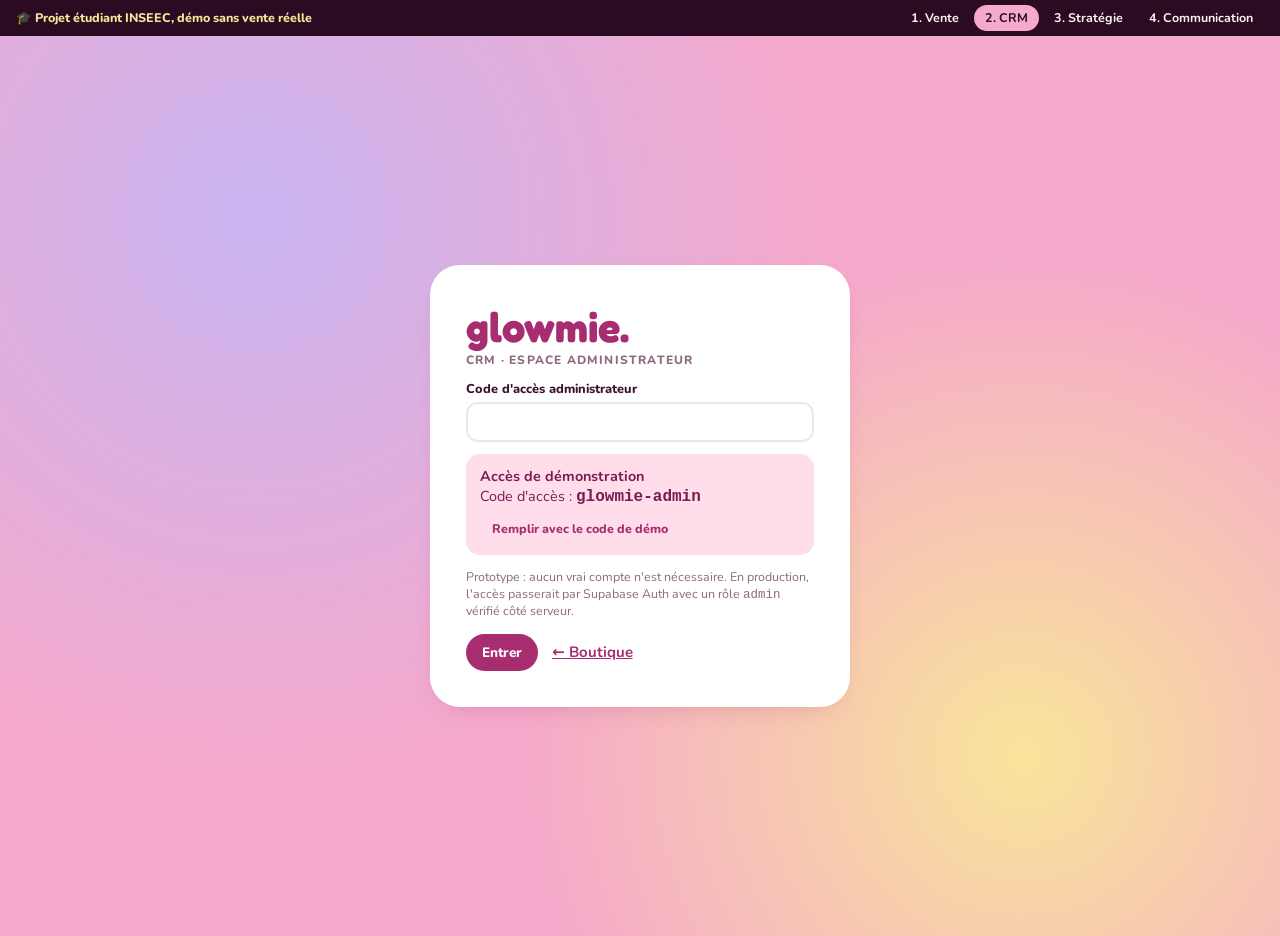
<file: Glowmie/admin.html>
<!doctype html>
<html lang="fr">
<head>
  <meta charset="utf-8">
  <meta name="viewport" content="width=device-width, initial-scale=1">
  <meta name="robots" content="noindex, nofollow">
  <title>Glowmie CRM</title>
  <link rel="icon" href="data:image/svg+xml,%3Csvg xmlns='http://www.w3.org/2000/svg' viewBox='0 0 100 100'%3E%3Ctext y='.9em' font-size='90'%3E📊%3C/text%3E%3C/svg%3E">
  <link rel="preconnect" href="https://fonts.googleapis.com">
  <link rel="preconnect" href="https://fonts.gstatic.com" crossorigin>
  <link href="https://fonts.googleapis.com/css2?family=Fredoka:wght@500;600;700&family=Nunito:wght@400;600;700;800;900&display=swap" rel="stylesheet">
  <link rel="stylesheet" href="css/crm.css">
</head>
<body>
  <script src="js/demo-bar.js"></script>
  <div id="root"></div>
  <div class="tip" id="tip"></div>
  <script src="js/data.js"></script>
  <script src="js/store.js"></script>
  <script src="js/art.js"></script>
  <script src="js/crm.js"></script>
</body>
</html>
</file>
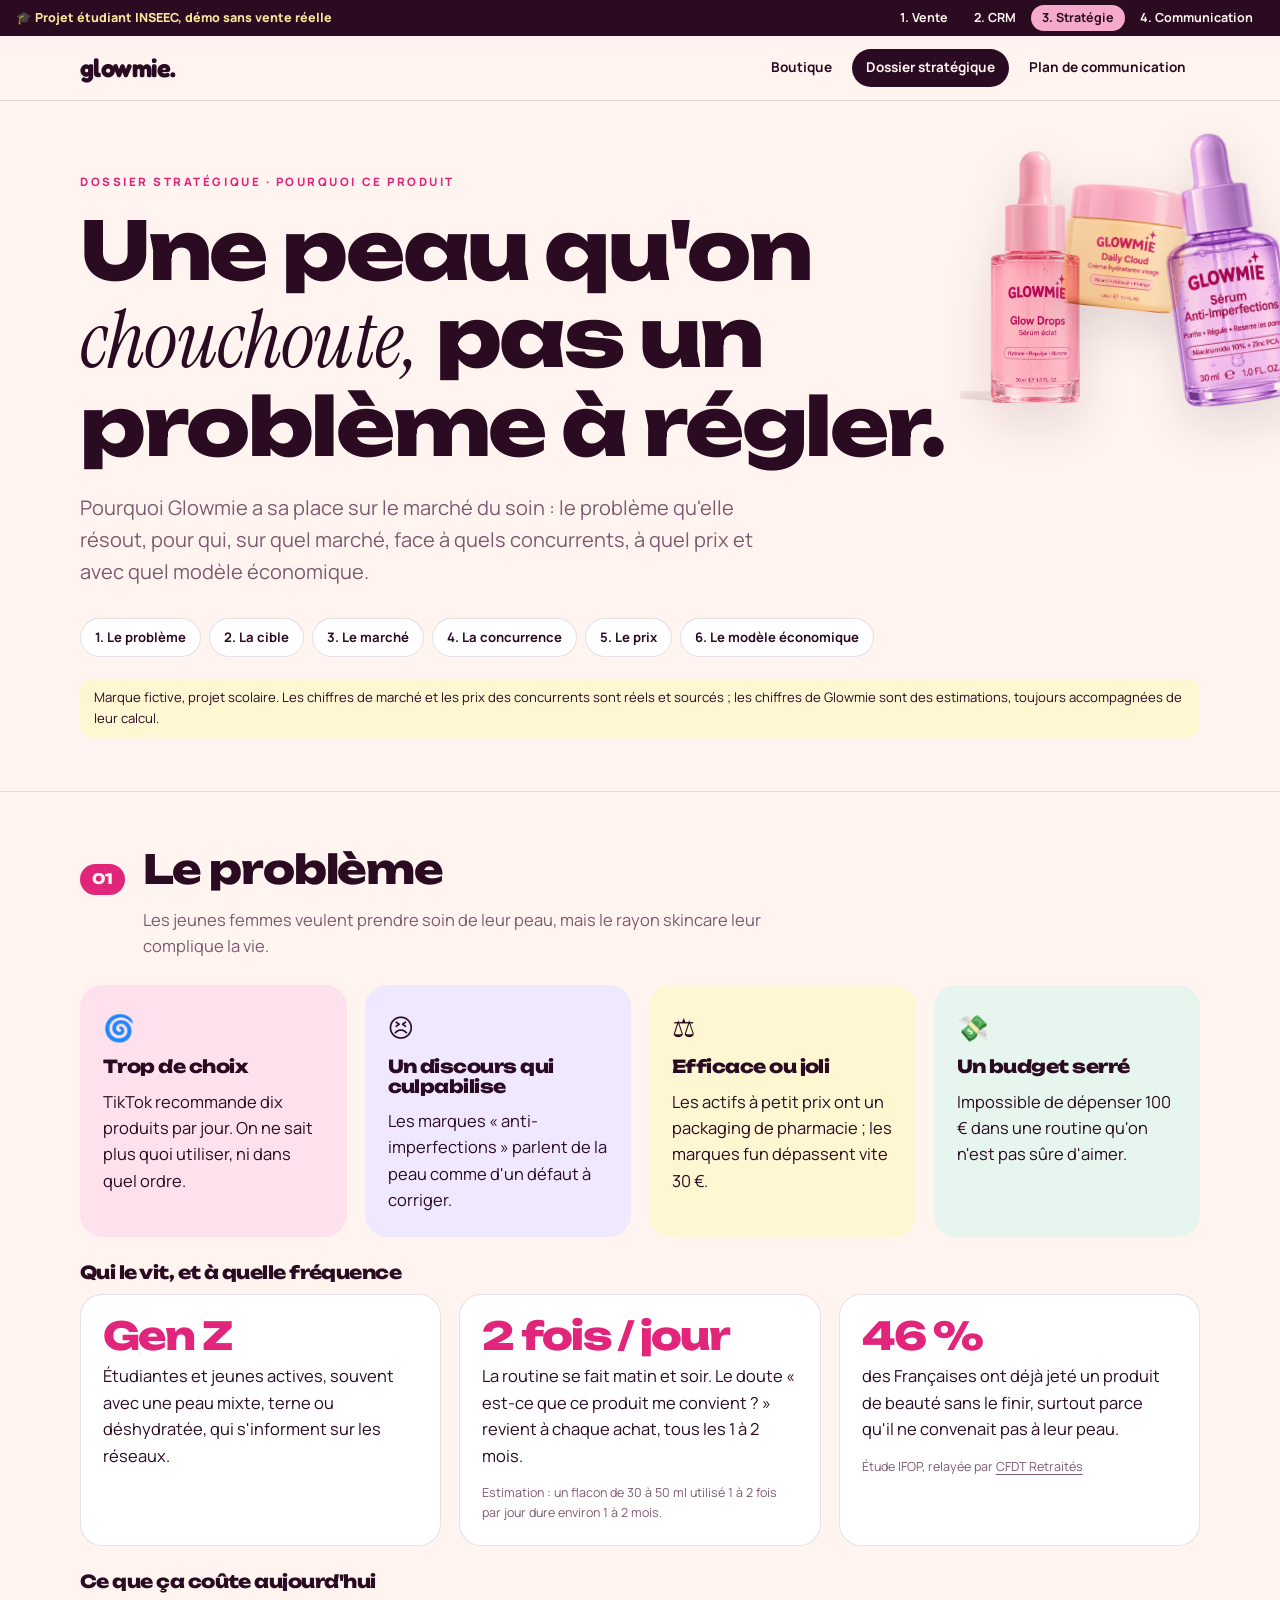
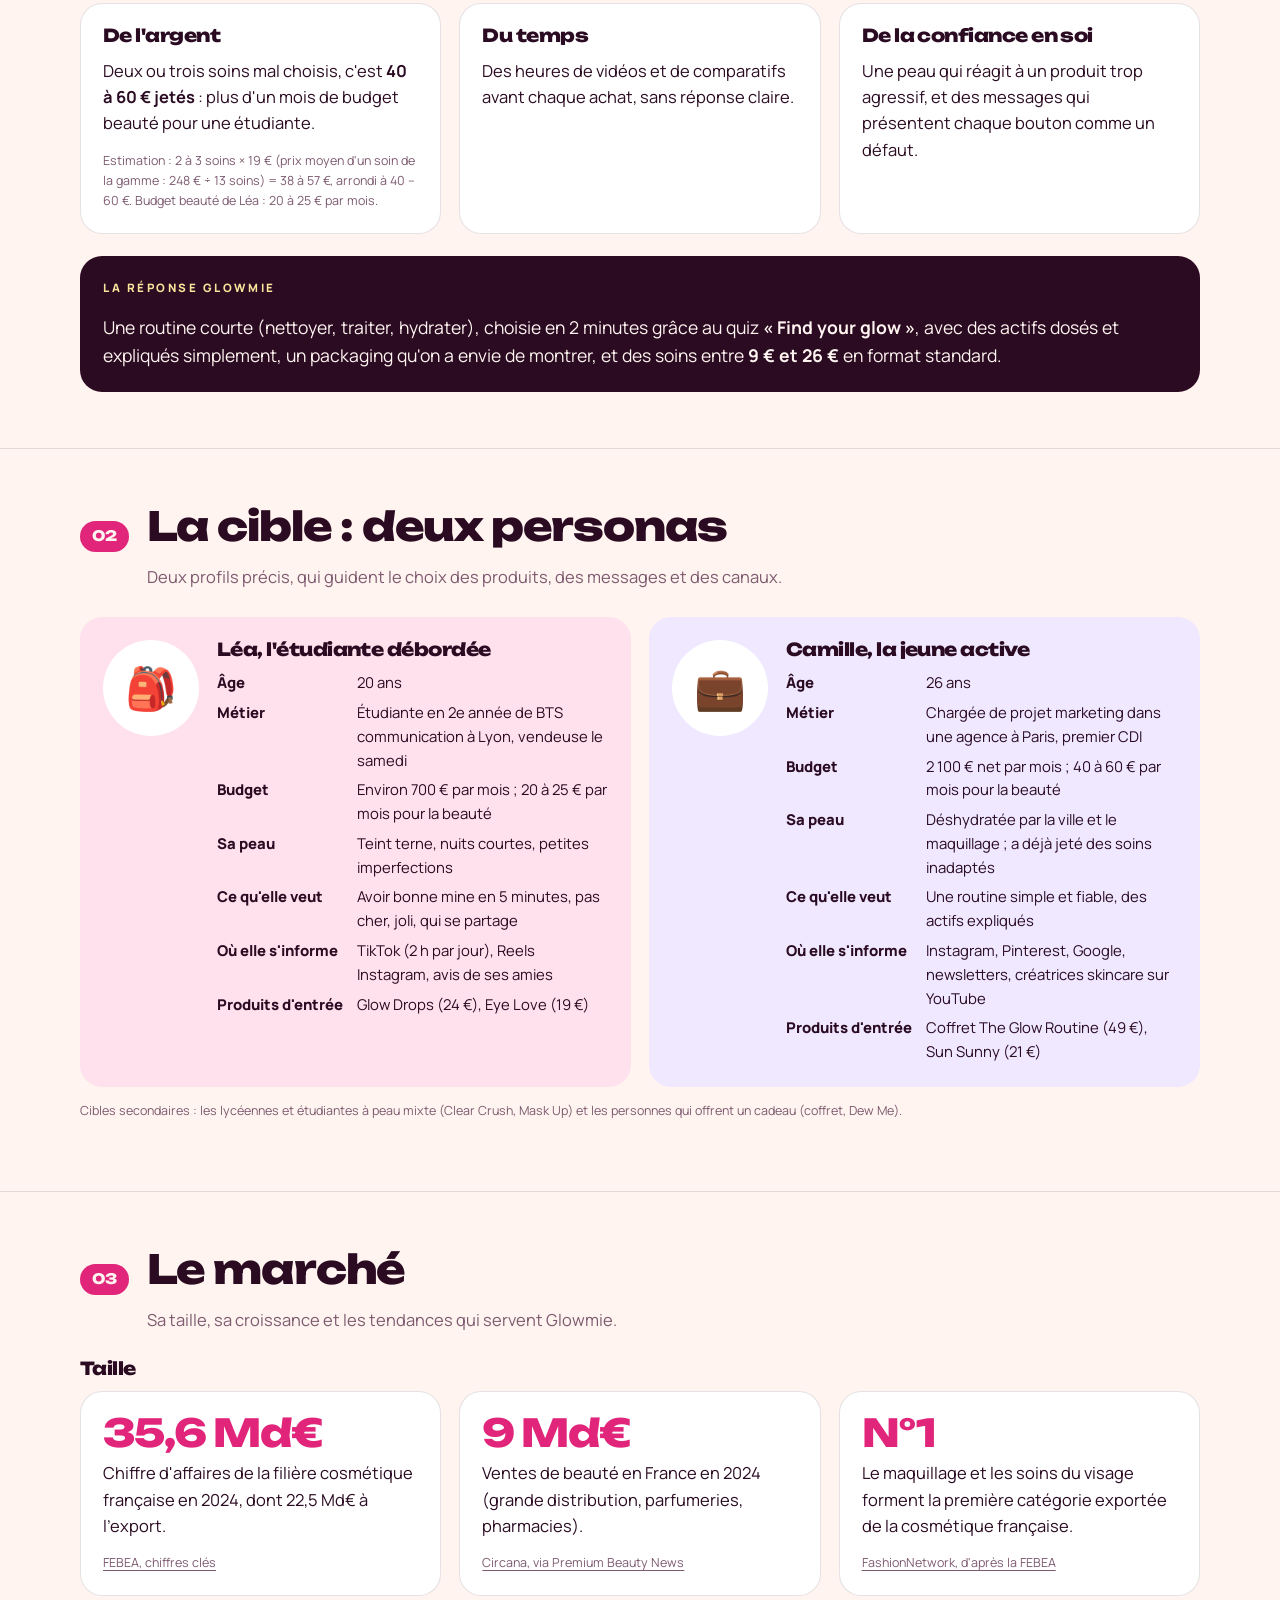
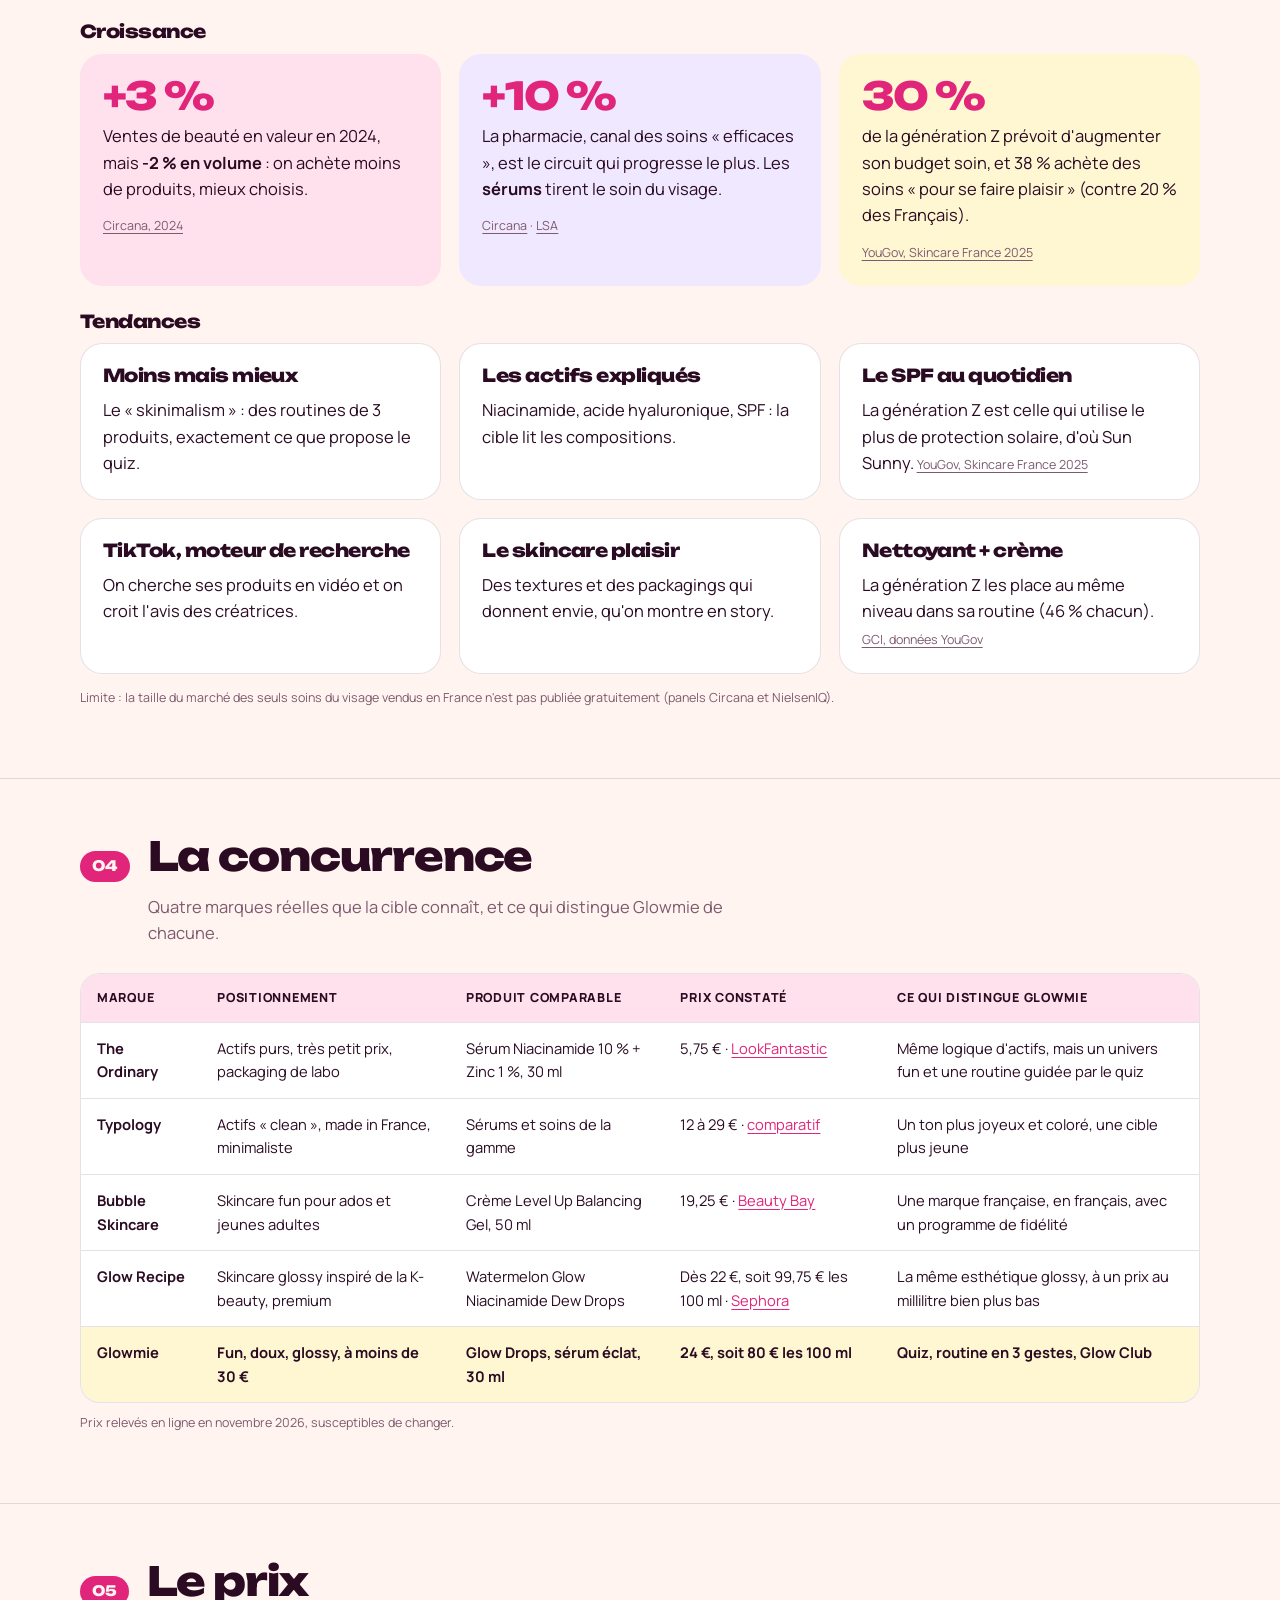
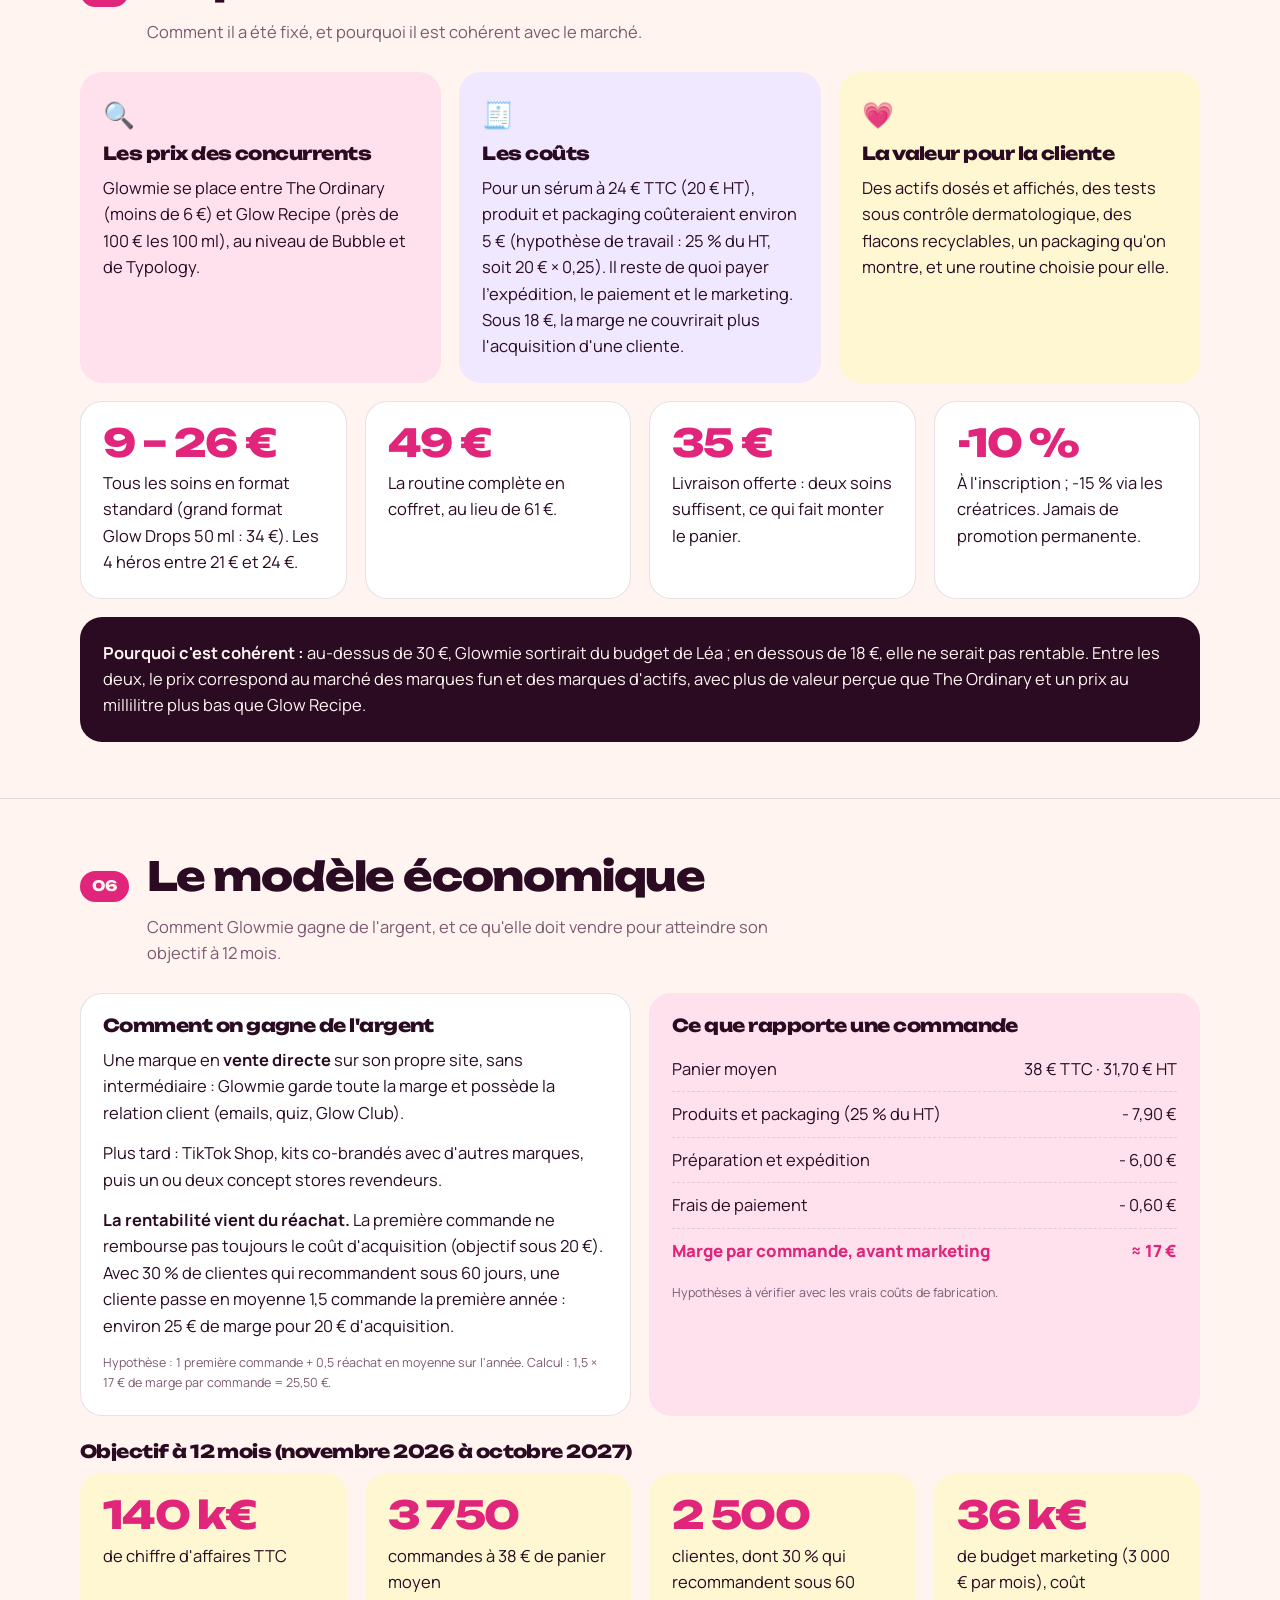
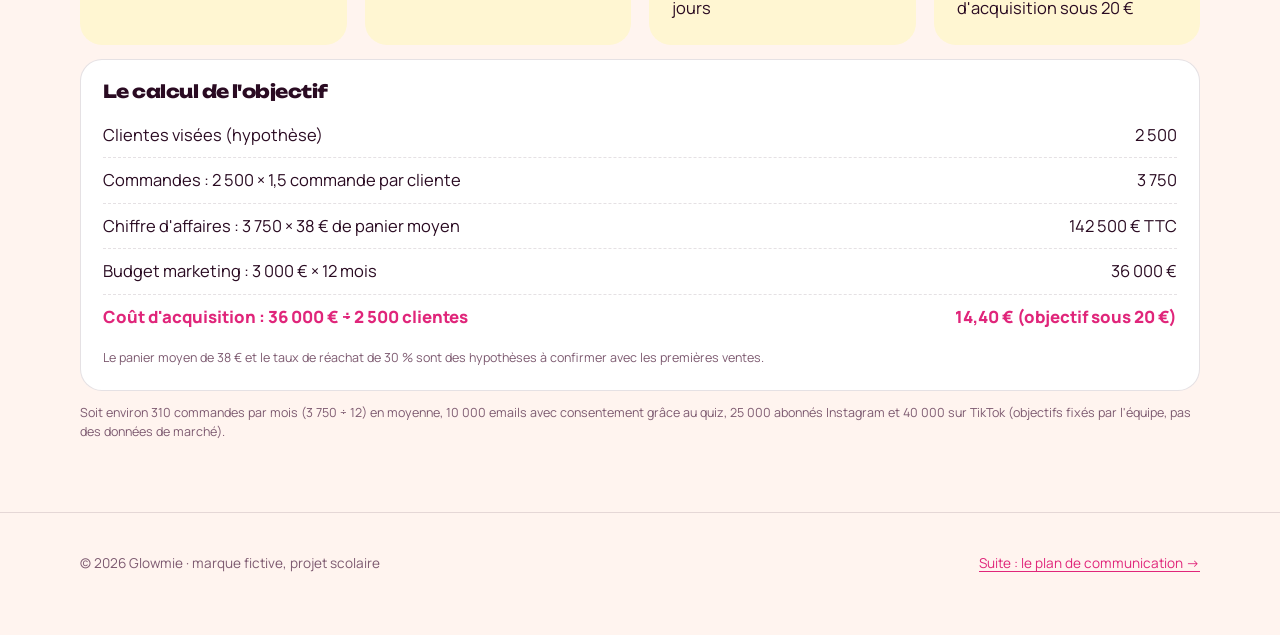
<file: Glowmie/dossier.html>
<!doctype html>
<html lang="fr">
<head>
  <meta charset="utf-8">
  <meta name="viewport" content="width=device-width, initial-scale=1">
  <title>Dossier stratégique · glowmie.</title>
  <meta name="description" content="Pourquoi Glowmie : le problème, la cible, le marché, la concurrence, le prix et le modèle économique (marque fictive, projet scolaire).">
  <meta name="theme-color" content="#F5A9CB">
  <link rel="icon" href="data:image/svg+xml,%3Csvg xmlns='http://www.w3.org/2000/svg' viewBox='0 0 100 100'%3E%3Ctext y='.9em' font-size='90'%3E💗%3C/text%3E%3C/svg%3E">
  <link rel="preconnect" href="https://fonts.googleapis.com">
  <link rel="preconnect" href="https://fonts.gstatic.com" crossorigin>
  <link href="https://fonts.googleapis.com/css2?family=Fredoka:wght@600;700&family=Unbounded:wght@600;800&family=Manrope:wght@400;600;700;800&family=Instrument+Serif:ital@0;1&display=swap" rel="stylesheet">
  <link rel="stylesheet" href="css/pages.css">
</head>
<body>
  <script src="js/demo-bar.js"></script>
  <a class="skip" href="#main">Aller au contenu</a>
  <header class="top">
    <div class="wrap">
      <a class="logo" href="index.html">glowmie.</a>
      <nav aria-label="Pages du projet">
        <a href="index.html">Boutique</a>
        <a href="dossier.html" aria-current="page">Dossier stratégique</a>
        <a href="communication.html">Plan de communication</a>
      </nav>
    </div>
  </header>

  <main id="main">
    <div class="hero">
      <div class="wrap">
        <p class="eyebrow">Dossier stratégique · Pourquoi ce produit</p>
        <h1>Une peau qu'on <em>chouchoute,</em> pas un problème à régler.</h1>
        <p class="lead">Pourquoi Glowmie a sa place sur le marché du soin : le problème qu'elle résout, pour qui, sur quel marché, face à quels concurrents, à quel prix et avec quel modèle économique.</p>
        <nav class="toc" aria-label="Sommaire">
          <a href="#probleme">1. Le problème</a><a href="#cible">2. La cible</a><a href="#marche">3. Le marché</a><a href="#concurrence">4. La concurrence</a><a href="#prix">5. Le prix</a><a href="#modele">6. Le modèle économique</a>
        </nav>
        <p class="note">Marque fictive, projet scolaire. Les chiffres de marché et les prix des concurrents sont réels et sourcés ; les chiffres de Glowmie sont des estimations, toujours accompagnées de leur calcul.</p>
      </div>
      <div class="packs" aria-hidden="true">
        <img src="assets/packshots/glow-drops.png" alt=""><img src="assets/packshots/daily-cloud.png" alt=""><img src="assets/packshots/clear-crush.png" alt="">
      </div>
    </div>

    <!-- 1. Problème -->
    <section class="block" id="probleme">
      <div class="wrap">
        <div class="sec-head"><span class="sec-num">01</span><h2>Le problème</h2><p>Les jeunes femmes veulent prendre soin de leur peau, mais le rayon skincare leur complique la vie.</p></div>
        <div class="grid g4">
          <div class="card pink"><span class="emoji">🌀</span><h3>Trop de choix</h3><p>TikTok recommande dix produits par jour. On ne sait plus quoi utiliser, ni dans quel ordre.</p></div>
          <div class="card lilac"><span class="emoji">😣</span><h3>Un discours qui culpabilise</h3><p>Les marques « anti-imperfections » parlent de la peau comme d'un défaut à corriger.</p></div>
          <div class="card butter"><span class="emoji">⚖️</span><h3>Efficace ou joli</h3><p>Les actifs à petit prix ont un packaging de pharmacie ; les marques fun dépassent vite 30 €.</p></div>
          <div class="card mint"><span class="emoji">💸</span><h3>Un budget serré</h3><p>Impossible de dépenser 100 € dans une routine qu'on n'est pas sûre d'aimer.</p></div>
        </div>

        <h3>Qui le vit, et à quelle fréquence</h3>
        <div class="grid g3">
          <div class="card"><span class="stat">Gen Z</span><p>Étudiantes et jeunes actives, souvent avec une peau mixte, terne ou déshydratée, qui s'informent sur les réseaux.</p></div>
          <div class="card"><span class="stat">2 fois / jour</span><p>La routine se fait matin et soir. Le doute « est-ce que ce produit me convient ? » revient à chaque achat, tous les 1 à 2 mois.</p><p class="src">Estimation : un flacon de 30 à 50 ml utilisé 1 à 2 fois par jour dure environ 1 à 2 mois.</p></div>
          <div class="card"><span class="stat">46 %</span><p>des Françaises ont déjà jeté un produit de beauté sans le finir, surtout parce qu'il ne convenait pas à leur peau.</p><p class="src">Étude IFOP, relayée par <a href="https://www.xn--cfdt-retraits-mhb.fr/Lutter-contre-le-gaspillage-cosmetique" target="_blank" rel="noopener">CFDT Retraités</a></p></div>
        </div>

        <h3>Ce que ça coûte aujourd'hui</h3>
        <div class="grid g3">
          <div class="card"><h3>De l'argent</h3><p>Deux ou trois soins mal choisis, c'est <b>40 à 60 € jetés</b> : plus d'un mois de budget beauté pour une étudiante.</p><p class="src">Estimation : 2 à 3 soins × 19 € (prix moyen d'un soin de la gamme : 248 € ÷ 13 soins) = 38 à 57 €, arrondi à 40 – 60 €. Budget beauté de Léa : 20 à 25 € par mois.</p></div>
          <div class="card"><h3>Du temps</h3><p>Des heures de vidéos et de comparatifs avant chaque achat, sans réponse claire.</p></div>
          <div class="card"><h3>De la confiance en soi</h3><p>Une peau qui réagit à un produit trop agressif, et des messages qui présentent chaque bouton comme un défaut.</p></div>
        </div>

        <div class="card dark" style="margin-top:22px">
          <p class="eyebrow" style="color:var(--butter)">La réponse Glowmie</p>
          <p style="font-size:1.1rem;margin:0">Une routine courte (nettoyer, traiter, hydrater), choisie en 2 minutes grâce au quiz <b>« Find your glow »</b>, avec des actifs dosés et expliqués simplement, un packaging qu'on a envie de montrer, et des soins entre <b>9 € et 26 €</b> en format standard.</p>
        </div>
      </div>
    </section>

    <!-- 2. Cible -->
    <section class="block" id="cible">
      <div class="wrap">
        <div class="sec-head"><span class="sec-num">02</span><h2>La cible : deux personas</h2><p>Deux profils précis, qui guident le choix des produits, des messages et des canaux.</p></div>
        <div class="grid g2">
          <article class="card pink persona">
            <div class="avatar" style="background:#fff" aria-hidden="true">🎒</div>
            <div>
              <h3 style="margin:0">Léa, l'étudiante débordée</h3>
              <dl>
                <dt>Âge</dt><dd>20 ans</dd>
                <dt>Métier</dt><dd>Étudiante en 2e année de BTS communication à Lyon, vendeuse le samedi</dd>
                <dt>Budget</dt><dd>Environ 700 € par mois ; 20 à 25 € par mois pour la beauté</dd>
                <dt>Sa peau</dt><dd>Teint terne, nuits courtes, petites imperfections</dd>
                <dt>Ce qu'elle veut</dt><dd>Avoir bonne mine en 5 minutes, pas cher, joli, qui se partage</dd>
                <dt>Où elle s'informe</dt><dd>TikTok (2 h par jour), Reels Instagram, avis de ses amies</dd>
                <dt>Produits d'entrée</dt><dd>Glow Drops (24 €), Eye Love (19 €)</dd>
              </dl>
            </div>
          </article>
          <article class="card lilac persona">
            <div class="avatar" style="background:#fff" aria-hidden="true">💼</div>
            <div>
              <h3 style="margin:0">Camille, la jeune active</h3>
              <dl>
                <dt>Âge</dt><dd>26 ans</dd>
                <dt>Métier</dt><dd>Chargée de projet marketing dans une agence à Paris, premier CDI</dd>
                <dt>Budget</dt><dd>2 100 € net par mois ; 40 à 60 € par mois pour la beauté</dd>
                <dt>Sa peau</dt><dd>Déshydratée par la ville et le maquillage ; a déjà jeté des soins inadaptés</dd>
                <dt>Ce qu'elle veut</dt><dd>Une routine simple et fiable, des actifs expliqués</dd>
                <dt>Où elle s'informe</dt><dd>Instagram, Pinterest, Google, newsletters, créatrices skincare sur YouTube</dd>
                <dt>Produits d'entrée</dt><dd>Coffret The Glow Routine (49 €), Sun Sunny (21 €)</dd>
              </dl>
            </div>
          </article>
        </div>
        <p class="src" style="margin-top:14px">Cibles secondaires : les lycéennes et étudiantes à peau mixte (Clear Crush, Mask Up) et les personnes qui offrent un cadeau (coffret, Dew Me).</p>
      </div>
    </section>

    <!-- 3. Marché -->
    <section class="block" id="marche">
      <div class="wrap">
        <div class="sec-head"><span class="sec-num">03</span><h2>Le marché</h2><p>Sa taille, sa croissance et les tendances qui servent Glowmie.</p></div>
        <h3>Taille</h3>
        <div class="grid g3">
          <div class="card"><span class="stat">35,6 Md€</span><p>Chiffre d'affaires de la filière cosmétique française en 2024, dont 22,5 Md€ à l'export.</p><p class="src"><a href="https://www.febea.fr/le-secteur-cosmetique/chiffres-cles-du-marche-cosmetique" target="_blank" rel="noopener">FEBEA, chiffres clés</a></p></div>
          <div class="card"><span class="stat">9 Md€</span><p>Ventes de beauté en France en 2024 (grande distribution, parfumeries, pharmacies).</p><p class="src"><a href="https://www.premiumbeautynews.com/en/france-a-sluggish-beauty-market,25437" target="_blank" rel="noopener">Circana, via Premium Beauty News</a></p></div>
          <div class="card"><span class="stat">N°1</span><p>Le maquillage et les soins du visage forment la première catégorie exportée de la cosmétique française.</p><p class="src"><a href="https://fr.fashionnetwork.com/news/Les-exportations-de-produits-cosmetiques-francais-atteignent-les-22-5-milliards-d-euros-en-2024,1700815.html" target="_blank" rel="noopener">FashionNetwork, d'après la FEBEA</a></p></div>
        </div>
        <h3>Croissance</h3>
        <div class="grid g3">
          <div class="card pink"><span class="stat">+3 %</span><p>Ventes de beauté en valeur en 2024, mais <b>-2 % en volume</b> : on achète moins de produits, mieux choisis.</p><p class="src"><a href="https://www.premiumbeautynews.com/en/france-a-sluggish-beauty-market,25437" target="_blank" rel="noopener">Circana, 2024</a></p></div>
          <div class="card lilac"><span class="stat">+10 %</span><p>La pharmacie, canal des soins « efficaces », est le circuit qui progresse le plus. Les <b>sérums</b> tirent le soin du visage.</p><p class="src"><a href="https://www.premiumbeautynews.com/en/france-a-sluggish-beauty-market,25437" target="_blank" rel="noopener">Circana</a> · <a href="https://www.lsa-conso.fr/les-serums-dopent-les-soins-du-visage,454883/" target="_blank" rel="noopener">LSA</a></p></div>
          <div class="card butter"><span class="stat">30 %</span><p>de la génération Z prévoit d'augmenter son budget soin, et 38 % achète des soins « pour se faire plaisir » (contre 20 % des Français).</p><p class="src"><a href="https://commercial.yougov.com/rs/464-VHH-988/images/WP-2025-01-FR-Skincare-Report.pdf" target="_blank" rel="noopener">YouGov, Skincare France 2025</a></p></div>
        </div>
        <h3>Tendances</h3>
        <div class="grid g3">
          <div class="card"><h3>Moins mais mieux</h3><p>Le « skinimalism » : des routines de 3 produits, exactement ce que propose le quiz.</p></div>
          <div class="card"><h3>Les actifs expliqués</h3><p>Niacinamide, acide hyaluronique, SPF : la cible lit les compositions.</p></div>
          <div class="card"><h3>Le SPF au quotidien</h3><p>La génération Z est celle qui utilise le plus de protection solaire, d'où Sun Sunny. <span class="src"><a href="https://commercial.yougov.com/rs/464-VHH-988/images/WP-2025-01-FR-Skincare-Report.pdf" target="_blank" rel="noopener">YouGov, Skincare France 2025</a></span></p></div>
          <div class="card"><h3>TikTok, moteur de recherche</h3><p>On cherche ses produits en vidéo et on croit l'avis des créatrices.</p></div>
          <div class="card"><h3>Le skincare plaisir</h3><p>Des textures et des packagings qui donnent envie, qu'on montre en story.</p></div>
          <div class="card"><h3>Nettoyant + crème</h3><p>La génération Z les place au même niveau dans sa routine (46 % chacun). <span class="src"><a href="https://www.gcimagazine.com/brands-products/skin-care/news/22928956/what-gen-z-other-generations-want-from-skin-care-in-2025-new-yougov-data" target="_blank" rel="noopener">GCI, données YouGov</a></span></p></div>
        </div>
        <p class="src" style="margin-top:14px">Limite : la taille du marché des seuls soins du visage vendus en France n'est pas publiée gratuitement (panels Circana et NielsenIQ).</p>
      </div>
    </section>

    <!-- 4. Concurrence -->
    <section class="block" id="concurrence">
      <div class="wrap">
        <div class="sec-head"><span class="sec-num">04</span><h2>La concurrence</h2><p>Quatre marques réelles que la cible connaît, et ce qui distingue Glowmie de chacune.</p></div>
        <div class="table-wrap">
          <table>
            <thead><tr><th>Marque</th><th>Positionnement</th><th>Produit comparable</th><th>Prix constaté</th><th>Ce qui distingue Glowmie</th></tr></thead>
            <tbody>
              <tr><td><b>The Ordinary</b></td><td>Actifs purs, très petit prix, packaging de labo</td><td>Sérum Niacinamide 10 % + Zinc 1 %, 30 ml</td><td>5,75 € · <a href="https://www.lookfantastic.fr/p/the-ordinary-niacinamide-10-zinc-1-serum-30ml/13187076/" target="_blank" rel="noopener">LookFantastic</a></td><td>Même logique d'actifs, mais un univers fun et une routine guidée par le quiz</td></tr>
              <tr><td><b>Typology</b></td><td>Actifs « clean », made in France, minimaliste</td><td>Sérums et soins de la gamme</td><td>12 à 29 € · <a href="https://lesangesontlapeaudouce.com/avis-the-ordinary/" target="_blank" rel="noopener">comparatif</a></td><td>Un ton plus joyeux et coloré, une cible plus jeune</td></tr>
              <tr><td><b>Bubble Skincare</b></td><td>Skincare fun pour ados et jeunes adultes</td><td>Crème Level Up Balancing Gel, 50 ml</td><td>19,25 € · <a href="https://www.beautybay.com/fr/p/bubble-skincare/level-up-balancing-gel-moisturizer/" target="_blank" rel="noopener">Beauty Bay</a></td><td>Une marque française, en français, avec un programme de fidélité</td></tr>
              <tr><td><b>Glow Recipe</b></td><td>Skincare glossy inspiré de la K-beauty, premium</td><td>Watermelon Glow Niacinamide Dew Drops</td><td>Dès 22 €, soit 99,75 € les 100 ml · <a href="https://www.sephora.fr/p/watermelon-glow-niacinamide-dew-drops-538131.html" target="_blank" rel="noopener">Sephora</a></td><td>La même esthétique glossy, à un prix au millilitre bien plus bas</td></tr>
              <tr class="us"><td>Glowmie</td><td>Fun, doux, glossy, à moins de 30 €</td><td>Glow Drops, sérum éclat, 30 ml</td><td>24 €, soit 80 € les 100 ml</td><td>Quiz, routine en 3 gestes, Glow Club</td></tr>
            </tbody>
          </table>
        </div>
        <p class="src" style="margin-top:10px">Prix relevés en ligne en novembre 2026, susceptibles de changer.</p>
      </div>
    </section>

    <!-- 5. Prix -->
    <section class="block" id="prix">
      <div class="wrap">
        <div class="sec-head"><span class="sec-num">05</span><h2>Le prix</h2><p>Comment il a été fixé, et pourquoi il est cohérent avec le marché.</p></div>
        <div class="grid g3">
          <div class="card pink"><span class="emoji">🔍</span><h3>Les prix des concurrents</h3><p>Glowmie se place entre The Ordinary (moins de 6 €) et Glow Recipe (près de 100 € les 100 ml), au niveau de Bubble et de Typology.</p></div>
          <div class="card lilac"><span class="emoji">🧾</span><h3>Les coûts</h3><p>Pour un sérum à 24 € TTC (20 € HT), produit et packaging coûteraient environ 5 € (hypothèse de travail : 25 % du HT, soit 20 € × 0,25). Il reste de quoi payer l'expédition, le paiement et le marketing. Sous 18 €, la marge ne couvrirait plus l'acquisition d'une cliente.</p></div>
          <div class="card butter"><span class="emoji">💗</span><h3>La valeur pour la cliente</h3><p>Des actifs dosés et affichés, des tests sous contrôle dermatologique, des flacons recyclables, un packaging qu'on montre, et une routine choisie pour elle.</p></div>
        </div>
        <div class="grid g4" style="margin-top:18px">
          <div class="card"><span class="stat">9 – 26 €</span><p>Tous les soins en format standard (grand format Glow Drops 50 ml : 34 €). Les 4 héros entre 21 € et 24 €.</p></div>
          <div class="card"><span class="stat">49 €</span><p>La routine complète en coffret, au lieu de 61 €.</p></div>
          <div class="card"><span class="stat">35 €</span><p>Livraison offerte : deux soins suffisent, ce qui fait monter le panier.</p></div>
          <div class="card"><span class="stat">-10 %</span><p>À l'inscription ; -15 % via les créatrices. Jamais de promotion permanente.</p></div>
        </div>
        <div class="card dark" style="margin-top:18px"><p style="margin:0"><b>Pourquoi c'est cohérent :</b> au-dessus de 30 €, Glowmie sortirait du budget de Léa ; en dessous de 18 €, elle ne serait pas rentable. Entre les deux, le prix correspond au marché des marques fun et des marques d'actifs, avec plus de valeur perçue que The Ordinary et un prix au millilitre plus bas que Glow Recipe.</p></div>
      </div>
    </section>

    <!-- 6. Modèle économique -->
    <section class="block" id="modele">
      <div class="wrap">
        <div class="sec-head"><span class="sec-num">06</span><h2>Le modèle économique</h2><p>Comment Glowmie gagne de l'argent, et ce qu'elle doit vendre pour atteindre son objectif à 12 mois.</p></div>
        <div class="grid g2">
          <div class="card">
            <h3>Comment on gagne de l'argent</h3>
            <p>Une marque en <b>vente directe</b> sur son propre site, sans intermédiaire : Glowmie garde toute la marge et possède la relation client (emails, quiz, Glow Club).</p>
            <p>Plus tard : TikTok Shop, kits co-brandés avec d'autres marques, puis un ou deux concept stores revendeurs.</p>
            <p><b>La rentabilité vient du réachat.</b> La première commande ne rembourse pas toujours le coût d'acquisition (objectif sous 20 €). Avec 30 % de clientes qui recommandent sous 60 jours, une cliente passe en moyenne 1,5 commande la première année : environ 25 € de marge pour 20 € d'acquisition.</p><p class="src">Hypothèse : 1 première commande + 0,5 réachat en moyenne sur l'année. Calcul : 1,5 × 17 € de marge par commande = 25,50 €.</p>
          </div>
          <div class="card pink">
            <h3>Ce que rapporte une commande</h3>
            <ul class="calc">
              <li><span>Panier moyen</span><span>38 € TTC · 31,70 € HT</span></li>
              <li><span>Produits et packaging (25 % du HT)</span><span>- 7,90 €</span></li>
              <li><span>Préparation et expédition</span><span>- 6,00 €</span></li>
              <li><span>Frais de paiement</span><span>- 0,60 €</span></li>
              <li class="total"><span>Marge par commande, avant marketing</span><span>≈ 17 €</span></li>
            </ul>
            <p class="src" style="margin-top:10px">Hypothèses à vérifier avec les vrais coûts de fabrication.</p>
          </div>
        </div>
        <h3>Objectif à 12 mois (novembre 2026 à octobre 2027)</h3>
        <div class="grid g4">
          <div class="card butter"><span class="stat">140 k€</span><p>de chiffre d'affaires TTC</p></div>
          <div class="card butter"><span class="stat">3 750</span><p>commandes à 38 € de panier moyen</p></div>
          <div class="card butter"><span class="stat">2 500</span><p>clientes, dont 30 % qui recommandent sous 60 jours</p></div>
          <div class="card butter"><span class="stat">36 k€</span><p>de budget marketing (3 000 € par mois), coût d'acquisition sous 20 €</p></div>
        </div>
        <div class="card" style="margin-top:14px"><h3>Le calcul de l'objectif</h3><ul class="calc"><li><span>Clientes visées (hypothèse)</span><span>2 500</span></li><li><span>Commandes : 2 500 × 1,5 commande par cliente</span><span>3 750</span></li><li><span>Chiffre d'affaires : 3 750 × 38 € de panier moyen</span><span>142 500 € TTC</span></li><li><span>Budget marketing : 3 000 € × 12 mois</span><span>36 000 €</span></li><li class="total"><span>Coût d'acquisition : 36 000 € ÷ 2 500 clientes</span><span>14,40 € (objectif sous 20 €)</span></li></ul><p class="src" style="margin-top:8px">Le panier moyen de 38 € et le taux de réachat de 30 % sont des hypothèses à confirmer avec les premières ventes.</p></div>
        <p class="src" style="margin-top:12px">Soit environ 310 commandes par mois (3 750 ÷ 12) en moyenne, 10 000 emails avec consentement grâce au quiz, 25 000 abonnés Instagram et 40 000 sur TikTok (objectifs fixés par l'équipe, pas des données de marché).</p>
      </div>
    </section>
  </main>

  <footer class="foot">
    <div class="wrap"><span>© 2026 Glowmie · marque fictive, projet scolaire</span><span><a href="communication.html">Suite : le plan de communication →</a></span></div>
  </footer>
</body>
</html>
</file>
<file: Glowmie/css/crm.css>
/* GLOWMIE — CRM privé */
:root {
  --blush: #F5A9CB; --lilac: #C9B5F2; --butter: #F9E49A; --petal: #FFDDEB; --berry: #A72D70; --berry-dark: #7A1C51;
  --bg: #FBF6F9; --surface: #fff; --line: #F1E3EB; --ink: #3D1430; --muted: #8C6A80; --ok: #1f7a48; --warn: #b26b00; --bad: #b0213f;
  --font-display: 'Fredoka', 'Nunito', system-ui, sans-serif; --font-body: 'Nunito', system-ui, sans-serif;
  --radius: 20px; --shadow: 0 10px 30px -18px rgba(122, 28, 81, .35);
}
* { box-sizing: border-box; }
body { margin: 0; font-family: var(--font-body); color: var(--ink); background: var(--bg); font-size: 15px; -webkit-font-smoothing: antialiased; }
h1, h2, h3 { font-family: var(--font-display); color: var(--berry); margin: 0 0 .5em; line-height: 1.1; }
h1 { font-size: 1.9rem; } h2 { font-size: 1.25rem; } h3 { font-size: 1.05rem; }
a { color: var(--berry); }
button, input, select, textarea { font: inherit; color: inherit; }
:focus-visible { outline: 3px solid var(--berry); outline-offset: 2px; border-radius: 6px; }
.muted { color: var(--muted); }
.sr-only { position: absolute; width: 1px; height: 1px; overflow: hidden; clip: rect(0 0 0 0); }

/* gate */
.gate { min-height: 100vh; display: grid; place-items: center; background: radial-gradient(circle at 20% 20%, var(--lilac), transparent 45%), radial-gradient(circle at 80% 80%, var(--butter), transparent 40%), var(--blush); padding: 16px; }
.gate form { background: #fff; padding: 36px; border-radius: 30px; width: min(420px, 100%); box-shadow: var(--shadow); }
.gate .logo { font-family: var(--font-display); font-size: 2.6rem; font-weight: 700; color: var(--berry); }

/* layout */
.app { display: grid; grid-template-columns: 240px 1fr; min-height: 100vh; }
.side { background: linear-gradient(180deg, var(--berry), #5e1640); color: #fff; padding: 22px 14px; position: sticky; top: 0; height: 100vh; display: flex; flex-direction: column; gap: 4px; }
.side .logo { font-family: var(--font-display); font-weight: 700; font-size: 1.8rem; padding: 0 10px 2px; }
.side .logo small { display: block; font-family: var(--font-body); font-size: .7rem; letter-spacing: .16em; font-weight: 800; color: var(--blush); }
.side nav { display: flex; flex-direction: column; gap: 2px; margin-top: 20px; }
.side nav a { color: #fff; text-decoration: none; padding: 10px 12px; border-radius: 12px; font-weight: 700; display: flex; gap: 10px; align-items: center; opacity: .85; }
.side nav a:hover { background: rgba(255, 255, 255, .1); opacity: 1; }
.side nav a.on { background: #fff; color: var(--berry); opacity: 1; }
.side nav a .n { margin-left: auto; background: var(--butter); color: var(--berry); border-radius: 99px; font-size: .72rem; padding: 1px 8px; font-weight: 900; }
.side .foot { margin-top: auto; display: flex; flex-direction: column; gap: 6px; font-size: .85rem; }
.side .foot a, .side .foot button { color: #fff; opacity: .8; background: none; border: 0; text-align: left; cursor: pointer; padding: 6px 12px; text-decoration: none; }
.side .foot a:hover, .side .foot button:hover { opacity: 1; text-decoration: underline; }
.main { padding: 26px clamp(16px, 3vw, 36px) 60px; min-width: 0; }
.top { display: flex; justify-content: space-between; align-items: center; gap: 16px; flex-wrap: wrap; margin-bottom: 22px; }
.top h1 { margin: 0; }
.top .tools { display: flex; gap: 10px; align-items: center; flex-wrap: wrap; }
.mobile-top { display: none; }

/* composants */
.card { background: var(--surface); border-radius: var(--radius); padding: 20px; box-shadow: var(--shadow); border: 1px solid var(--line); min-width: 0; }
.grid { display: grid; gap: 18px; }
.g-kpi { grid-template-columns: repeat(6, 1fr); }
.g-2 { grid-template-columns: 2fr 1fr; }
.g-2e { grid-template-columns: 1fr 1fr; }
.g-3 { grid-template-columns: repeat(3, 1fr); }
.kpi .label { font-weight: 800; font-size: .74rem; text-transform: uppercase; letter-spacing: .08em; color: var(--muted); }
.kpi .value { font-family: var(--font-display); font-size: 1.85rem; font-weight: 600; color: var(--ink); margin: 6px 0 4px; white-space: nowrap; }
.delta { font-weight: 800; font-size: .8rem; }
.delta.up { color: var(--ok); } .delta.down { color: var(--bad); }
.btn { display: inline-flex; align-items: center; gap: 6px; border: 0; background: var(--berry); color: #fff; font-weight: 800; padding: 9px 16px; border-radius: 99px; cursor: pointer; text-decoration: none; font-size: .85rem; white-space: nowrap; transition: transform .15s, background .2s; }
.btn:hover { transform: translateY(-1px); background: var(--berry-dark); }
.btn.ghost { background: transparent; color: var(--berry); box-shadow: inset 0 0 0 2px var(--petal); }
.btn.ghost:hover { box-shadow: inset 0 0 0 2px var(--blush); background: #fff; }
.btn.danger { background: var(--bad); }
.btn.sm { padding: 6px 12px; font-size: .78rem; }
input[type=text], input[type=search], input[type=email], input[type=number], input[type=date], input[type=password], select, textarea { border: 2px solid var(--line); background: #fff; border-radius: 12px; padding: 8px 12px; min-width: 0; }
input:focus, select:focus, textarea:focus { outline: none; border-color: var(--blush); }
label { font-weight: 800; font-size: .8rem; display: block; margin-bottom: 4px; }
.field { margin-bottom: 12px; }
.field input, .field select, .field textarea { width: 100%; }
.f2 { display: grid; grid-template-columns: 1fr 1fr; gap: 12px; }
.f3 { display: grid; grid-template-columns: 1fr 1fr 1fr; gap: 12px; }
.switch { position: relative; display: inline-block; width: 44px; height: 24px; flex: none; }
.switch input { opacity: 0; width: 0; height: 0; }
.switch span { position: absolute; inset: 0; background: #e3d3dd; border-radius: 99px; cursor: pointer; transition: background .2s; }
.switch span::before { content: ''; position: absolute; width: 18px; height: 18px; left: 3px; top: 3px; background: #fff; border-radius: 50%; transition: transform .2s; }
.switch input:checked + span { background: var(--berry); }
.switch input:checked + span::before { transform: translateX(20px); }
.switch input:focus-visible + span { outline: 3px solid var(--blush); }

/* tables */
.table-wrap { overflow-x: auto; margin: 0 -20px -20px; }
table { width: 100%; border-collapse: collapse; font-size: .9rem; }
th { text-align: left; font-size: .72rem; text-transform: uppercase; letter-spacing: .08em; color: var(--muted); font-weight: 800; padding: 10px 14px; border-bottom: 2px solid var(--line); white-space: nowrap; background: #fffafc; }
td { padding: 11px 14px; border-bottom: 1px solid var(--line); vertical-align: middle; }
tr.click { cursor: pointer; }
tr.click:hover td { background: #fff5fa; }
td.num, th.num { text-align: right; font-variant-numeric: tabular-nums; white-space: nowrap; }
.pill { display: inline-block; padding: 3px 10px; border-radius: 99px; font-weight: 800; font-size: .72rem; white-space: nowrap; }
.s-payee { background: #fff1c2; color: #8a6400; } .s-en_preparation { background: #e8e0ff; color: #5333a8; } .s-expediee { background: #d9ecff; color: #1f5b9c; }
.s-livree { background: #d6f5e3; color: #1f7a48; } .s-annulee, .s-remboursee { background: #ffe0e5; color: #b0213f; }
.seg-prospect { background: #eef0f4; color: #4a5568; } .seg-primo { background: #fff1c2; color: #8a6400; } .seg-fidele { background: #e8e0ff; color: #5333a8; }
.seg-vip { background: var(--berry); color: #fff; } .seg-inactif { background: #ffe0e5; color: #b0213f; }
.l-envoye { background: #d6f5e3; color: #1f7a48; } .l-planifie { background: #d9ecff; color: #1f5b9c; } .l-ignore, .l-annule { background: #eef0f4; color: #4a5568; }
.dot { display: inline-block; width: 9px; height: 9px; border-radius: 50%; margin-right: 4px; }
.filters { display: flex; gap: 10px; flex-wrap: wrap; margin-bottom: 16px; align-items: center; }
.filters input[type=search] { min-width: 240px; flex: 1; max-width: 360px; }
.empty { text-align: center; padding: 30px; color: var(--muted); }
.thumb { width: 44px; height: 50px; border-radius: 10px; display: grid; place-items: center; background: var(--petal); }
.thumb svg { height: 44px; }

/* charts */
.chart svg { width: 100%; height: auto; display: block; overflow: visible; }
.chart .axis { font-size: 11px; fill: var(--muted); font-family: var(--font-body); }
.chart .grid-line { stroke: var(--line); }
.bars { display: flex; flex-direction: column; gap: 10px; }
.bar-row { display: grid; grid-template-columns: 120px 1fr 80px; gap: 10px; align-items: center; font-size: .88rem; }
.bar-row .track { height: 12px; background: var(--petal); border-radius: 99px; overflow: hidden; }
.bar-row .fill { height: 100%; border-radius: 99px; background: linear-gradient(90deg, var(--blush), var(--berry)); }
.tip { position: fixed; pointer-events: none; background: var(--ink); color: #fff; padding: 6px 10px; border-radius: 10px; font-size: .8rem; font-weight: 700; z-index: 200; display: none; white-space: nowrap; }
.legend { display: flex; gap: 14px; flex-wrap: wrap; font-size: .82rem; font-weight: 700; margin-top: 10px; }

/* panneau latéral & modale */
.panel-bg { position: fixed; inset: 0; background: rgba(61, 20, 48, .35); z-index: 80; }
.sheet { position: fixed; top: 0; right: 0; bottom: 0; width: min(620px, 100%); background: var(--bg); z-index: 90; overflow-y: auto; padding: 24px; box-shadow: -20px 0 50px rgba(61, 20, 48, .2); animation: slide .3s cubic-bezier(.2, .9, .3, 1.1); }
@keyframes slide { from { transform: translateX(40px); opacity: 0; } }
.sheet .head { display: flex; justify-content: space-between; align-items: start; gap: 10px; margin-bottom: 16px; }
.x { border: 0; background: #fff; border-radius: 50%; width: 38px; height: 38px; font-size: 1.2rem; cursor: pointer; box-shadow: var(--shadow); flex: none; }
.sheet .card { margin-bottom: 14px; }
.kv { display: grid; grid-template-columns: 140px 1fr; gap: 6px 12px; font-size: .9rem; }
.kv dt { color: var(--muted); font-weight: 700; }
.kv dd { margin: 0; }
.timeline { list-style: none; padding: 0; margin: 0; font-size: .86rem; }
.timeline li { padding: 6px 0 6px 18px; border-left: 2px solid var(--petal); position: relative; }
.timeline li::before { content: ''; position: absolute; left: -6px; top: 11px; width: 10px; height: 10px; border-radius: 50%; background: var(--blush); }
.seg-card { cursor: pointer; transition: transform .15s; }
.seg-card:hover { transform: translateY(-3px); }
.seg-card.on { outline: 3px solid var(--berry); }
.seg-card .big { font-family: var(--font-display); font-size: 2.2rem; font-weight: 600; }
.auto-card { display: flex; flex-direction: column; gap: 8px; }
.auto-card .row { display: flex; justify-content: space-between; align-items: center; gap: 10px; }
.metrics { display: grid; grid-template-columns: repeat(4, 1fr); gap: 8px; text-align: center; }
.metrics div { background: var(--bg); border-radius: 12px; padding: 8px 4px; }
.metrics b { display: block; font-family: var(--font-display); font-size: 1.2rem; color: var(--ink); }
.metrics span { font-size: .7rem; color: var(--muted); font-weight: 800; text-transform: uppercase; }
.toast { position: fixed; bottom: 20px; left: 50%; transform: translateX(-50%); background: var(--ink); color: #fff; padding: 10px 18px; border-radius: 99px; font-weight: 700; z-index: 300; }
.alert { background: #fff4d6; border-radius: 14px; padding: 10px 14px; font-weight: 700; font-size: .88rem; color: #6d4c00; }

@media (max-width: 1400px) { .g-kpi { grid-template-columns: repeat(3, 1fr); } }
@media (max-width: 900px) {
  .app { grid-template-columns: 1fr; }
  .side { position: fixed; z-index: 100; width: 260px; transform: translateX(-100%); transition: transform .3s; }
  .side.open { transform: none; }
  .mobile-top { display: flex; justify-content: space-between; align-items: center; padding: 12px 16px; background: var(--berry); color: #fff; position: sticky; top: 0; z-index: 70; }
  .mobile-top b { font-family: var(--font-display); font-size: 1.4rem; }
  .mobile-top button { background: none; border: 0; color: #fff; font-size: 1.6rem; cursor: pointer; }
  .g-2, .g-2e, .g-3 { grid-template-columns: 1fr; }
  .g-kpi { grid-template-columns: 1fr 1fr; }
  .kv { grid-template-columns: 110px 1fr; }
  .bar-row { grid-template-columns: 90px 1fr 70px; }
  .f3 { grid-template-columns: 1fr; }
}
.thumb img.pack-img { height: 44px; width: auto; }
.thumb img.pack-full { width: 44px; height: 50px; object-fit: cover; border-radius: 10px; }

/* pipeline (kanban) */
.kanban { display: grid; grid-template-columns: repeat(5, minmax(175px, 1fr)); gap: 14px; overflow-x: auto; padding-bottom: 10px; align-items: start; }
.kcol { background: #f6edf2; border-radius: var(--radius); padding: 10px; border: 2px dashed transparent; transition: border-color .2s, background .2s; min-width: 0; }
.kcol.over { border-color: var(--berry); background: var(--petal); }
.kcol header { background: #fff; border-radius: 14px; padding: 10px 12px; border-top: 5px solid; margin-bottom: 10px; font-size: .8rem; }
.kcol header b { font-family: var(--font-display); font-size: 1.05rem; color: var(--ink); }
.kcol header .n { display: inline-block; background: var(--ink); color: #fff; border-radius: 99px; padding: 1px 8px; font-size: .75rem; font-weight: 800; margin-left: 4px; }
.kcards { display: grid; gap: 8px; max-height: 70vh; overflow-y: auto; padding: 2px; }
.deal { background: #fff; border-radius: 14px; padding: 10px 12px; border: 1px solid var(--line); box-shadow: 0 4px 12px -10px rgba(122, 28, 81, .5); cursor: grab; display: grid; gap: 4px; font-size: .86rem; }
.deal:hover { border-color: var(--blush); }
.deal.dragging { opacity: .45; cursor: grabbing; }
.deal > .muted { font-size: .76rem; overflow: hidden; text-overflow: ellipsis; white-space: nowrap; }
.deal-meta { display: flex; justify-content: space-between; align-items: center; gap: 6px; font-weight: 700; font-size: .78rem; }
.deal select { margin-top: 4px; font-size: .78rem; padding: 4px 6px; border-radius: 8px; border: 1px solid var(--line); background: var(--bg); width: 100%; }
.kcards .empty { text-align: center; font-size: .82rem; padding: 14px 0; margin: 0; }

/* messages */
.msg { border-top: 1px solid var(--line); padding: 14px 0; }
.msg-head { display: flex; justify-content: space-between; gap: 10px; flex-wrap: wrap; align-items: baseline; }
.msg p { margin: 8px 0 10px; }
.msg-nouveau { background: #e6f4ff; color: #1d5b8f; } .msg-en_cours { background: #fff1c2; color: #8a6400; } .msg-traite { background: #dff5e7; color: #1f7a48; }
.deal-src { font-size: .72rem; font-weight: 800; color: var(--berry); }
.deal-next { font-size: .74rem; background: var(--bg); border-radius: 8px; padding: 4px 6px; }
.deal-ctrl { display: grid; gap: 4px; }
.deal-ctrl select { min-width: 0; }
.deal .adv { margin-top: 4px; border: 0; background: var(--berry); color: #fff; border-radius: 8px; padding: 5px 8px; font-size: .72rem; font-weight: 800; cursor: pointer; white-space: nowrap; }
.deal .adv:hover { background: var(--berry-dark); }
.demo-creds { background: var(--petal); border-radius: 14px; padding: 12px 14px; margin: 4px 0 12px; font-size: .9rem; color: var(--berry-dark); }
.demo-creds code { font-weight: 800; font-size: 1rem; }
.deal, .kcol { position: relative; }
.kanban { max-width: 100%; }
</file>
<file: Glowmie/css/pages.css>
/* Pages « Dossier stratégique » et « Plan de communication » — autonomes, ne touchent pas la boutique. */
:root {
  --cream: #FFF4EF; --petal: #FFE1EE; --blush: #F5A9CB; --fuchsia: #E0257A; --lilac: #C9B5F2; --lilac-soft: #EFE8FF;
  --butter: #F9E49A; --butter-soft: #FFF6D2; --mint: #CDEBDD; --plum: #2A0B22; --muted: #7D5A70; --line: rgba(42, 11, 34, .12);
  --display: 'Unbounded', 'Fredoka', system-ui, sans-serif; --body: 'Manrope', system-ui, sans-serif; --serif: 'Instrument Serif', Georgia, serif;
}
* { box-sizing: border-box; }
html { scroll-behavior: smooth; }
body { margin: 0; background: var(--cream); color: var(--plum); font-family: var(--body); font-size: 16.5px; line-height: 1.6; -webkit-font-smoothing: antialiased; }
img { max-width: 100%; display: block; }
a { color: var(--fuchsia); text-underline-offset: 3px; }
h1, h2, h3 { font-family: var(--display); font-weight: 800; letter-spacing: -.03em; line-height: 1.08; margin: 0; }
h1 em, h2 em { font-family: var(--serif); font-style: italic; font-weight: 400; letter-spacing: -.01em; }
p { margin: 0 0 14px; }
.skip { position: absolute; left: -999px; }
.skip:focus { left: 16px; top: 16px; z-index: 50; background: var(--plum); color: var(--cream); padding: 10px 16px; border-radius: 99px; }
.wrap { width: min(1120px, 100% - 32px); margin-inline: auto; }

/* en-tête */
.top { position: sticky; top: 0; z-index: 20; background: rgba(255, 244, 239, .86); backdrop-filter: blur(14px); border-bottom: 1px solid var(--line); }
.top .wrap { display: flex; align-items: center; gap: 18px; min-height: 64px; flex-wrap: wrap; }
.logo { font-family: 'Fredoka', sans-serif; font-weight: 700; font-size: 1.6rem; color: var(--plum); text-decoration: none; letter-spacing: -.02em; }
.top nav { display: flex; gap: 6px; margin-left: auto; flex-wrap: wrap; }
.top nav a { text-decoration: none; color: var(--plum); font-weight: 700; font-size: .85rem; padding: 8px 14px; border-radius: 99px; }
.top nav a:hover { background: var(--petal); }
.top nav a[aria-current="page"] { background: var(--plum); color: var(--cream); }

/* hero */
.hero { padding: 72px 0 40px; position: relative; overflow: hidden; }
.eyebrow { font-weight: 800; font-size: .72rem; letter-spacing: .22em; text-transform: uppercase; color: var(--fuchsia); margin: 0 0 16px; }
.hero h1 { font-size: clamp(2.3rem, 6.5vw, 5rem); max-width: 14ch; }
.hero .lead { font-size: clamp(1.05rem, 1.6vw, 1.25rem); max-width: 60ch; margin: 22px 0 0; color: var(--muted); }
.hero .packs { position: absolute; right: -10px; top: 40px; display: flex; align-items: flex-start; gap: 0; pointer-events: none; }
.hero .packs img { width: 130px; height: auto; object-fit: contain; mix-blend-mode: multiply; filter: drop-shadow(0 18px 24px rgba(42, 11, 34, .12)); }
.hero .packs img:nth-child(2) { transform: translateY(40px) rotate(6deg); margin-left: -30px; }
.hero .packs img:nth-child(3) { transform: translateY(-10px) rotate(-8deg); margin-left: -30px; }
.toc { display: flex; flex-wrap: wrap; gap: 8px; margin-top: 30px; }
.toc a { text-decoration: none; color: var(--plum); background: #fff; border: 1px solid var(--line); padding: 8px 14px; border-radius: 99px; font-weight: 700; font-size: .82rem; }
.toc a:hover { background: var(--butter); }
.note { display: inline-block; margin-top: 22px; font-size: .82rem; background: var(--butter-soft); border-radius: 12px; padding: 8px 14px; }

/* sections */
section.block { padding: 56px 0; border-top: 1px solid var(--line); scroll-margin-top: 70px; }
.sec-head { display: grid; grid-template-columns: auto 1fr; gap: 6px 18px; align-items: baseline; margin-bottom: 26px; }
.sec-num { font-family: var(--display); font-weight: 800; font-size: .9rem; color: var(--cream); background: var(--fuchsia); border-radius: 99px; padding: 4px 12px; }
.sec-head h2 { font-size: clamp(1.6rem, 3.6vw, 2.5rem); }
.sec-head p { grid-column: 2; color: var(--muted); margin: 6px 0 0; max-width: 64ch; }
h3 { font-size: 1.12rem; margin: 26px 0 12px; }

.grid { display: grid; gap: 18px; }
.g2 { grid-template-columns: repeat(2, minmax(0, 1fr)); }
.g3 { grid-template-columns: repeat(3, minmax(0, 1fr)); }
.g4 { grid-template-columns: repeat(4, minmax(0, 1fr)); }
.card { background: #fff; border-radius: 22px; padding: 22px; border: 1px solid var(--line); }
.card h3 { margin-top: 0; }
.card.pink { background: var(--petal); border-color: transparent; }
.card.lilac { background: var(--lilac-soft); border-color: transparent; }
.card.butter { background: var(--butter-soft); border-color: transparent; }
.card.mint { background: #E6F5EE; border-color: transparent; }
.card.dark { background: var(--plum); color: var(--cream); border-color: transparent; }
.card.dark a { color: var(--butter); }
.card .emoji { font-size: 1.6rem; display: block; margin-bottom: 8px; }
.card p:last-child, .card ul:last-child { margin-bottom: 0; }
ul.clean { padding-left: 18px; margin: 0 0 14px; }
ul.clean li { margin-bottom: 6px; }

.stat { font-family: var(--display); font-weight: 800; font-size: clamp(1.7rem, 3.4vw, 2.4rem); letter-spacing: -.04em; color: var(--fuchsia); line-height: 1; display: block; margin-bottom: 8px; }
.src { font-size: .78rem; color: var(--muted); }
.src a { color: var(--muted); }

/* tableaux simples */
.table-wrap { overflow-x: auto; border-radius: 20px; border: 1px solid var(--line); background: #fff; }
table { border-collapse: collapse; width: 100%; font-size: .92rem; min-width: 640px; }
th, td { text-align: left; vertical-align: top; padding: 14px 16px; border-bottom: 1px solid var(--line); }
th { background: var(--petal); font-weight: 800; font-size: .78rem; letter-spacing: .06em; text-transform: uppercase; }
tr:last-child td { border-bottom: 0; }
tr.us td { background: var(--butter-soft); font-weight: 700; }

/* personas */
.persona { display: grid; grid-template-columns: 96px 1fr; gap: 18px; align-items: start; }
.avatar { width: 96px; height: 96px; border-radius: 50%; display: grid; place-items: center; font-size: 2.6rem; }
.persona dl { display: grid; grid-template-columns: max-content 1fr; gap: 6px 14px; margin: 12px 0 0; font-size: .93rem; }
.persona dt { font-weight: 800; }
.persona dd { margin: 0; }

/* chiffres du modèle */
.calc { list-style: none; padding: 0; margin: 0; }
.calc li { display: flex; justify-content: space-between; gap: 12px; padding: 9px 0; border-bottom: 1px dashed var(--line); }
.calc li.total { border-bottom: 0; font-weight: 800; color: var(--fuchsia); font-size: 1.05rem; }

/* messages clés */
.msg { font-family: var(--display); font-weight: 800; font-size: 1.15rem; line-height: 1.2; margin: 6px 0 10px; }
.big-quote { font-family: var(--serif); font-style: italic; font-size: clamp(1.6rem, 3.4vw, 2.4rem); line-height: 1.15; margin: 0 0 8px; }

/* posts */
.posts { display: grid; grid-template-columns: repeat(3, minmax(0, 1fr)); gap: 20px; }
.post { background: #fff; border-radius: 22px; overflow: hidden; border: 1px solid var(--line); display: flex; flex-direction: column; }
.post .visual { position: relative; aspect-ratio: 4 / 5; display: grid; place-items: center; overflow: hidden; }
.post .visual.tall { aspect-ratio: 9 / 13; }
.post .visual img { width: 52%; mix-blend-mode: multiply; filter: drop-shadow(0 14px 18px rgba(42, 11, 34, .15)); }
.post .visual .overlay { position: absolute; left: 14px; right: 14px; bottom: 14px; background: rgba(255, 255, 255, .88); border-radius: 14px; padding: 10px 12px; font-family: var(--display); font-weight: 800; font-size: .86rem; line-height: 1.2; }
.post .badge { position: absolute; left: 12px; top: 12px; background: var(--plum); color: var(--cream); font-weight: 800; font-size: .7rem; letter-spacing: .08em; text-transform: uppercase; padding: 5px 10px; border-radius: 99px; }
.post .body { padding: 16px 18px 18px; display: flex; flex-direction: column; gap: 10px; flex: 1; }
.post .meta { display: flex; flex-wrap: wrap; gap: 6px; }
.chip { font-size: .72rem; font-weight: 800; padding: 4px 10px; border-radius: 99px; background: var(--petal); }
.chip.ig { background: #FFD3E6; } .chip.tt { background: #D9F4F1; } .chip.pin { background: #FFE0D6; }
.chip.goal { background: var(--butter-soft); }
.post h3 { margin: 0; font-size: 1rem; }
.post .caption { font-size: .9rem; white-space: pre-line; }
.post .vis-desc { font-size: .82rem; color: var(--muted); }
.post .tags { font-size: .82rem; color: var(--fuchsia); font-weight: 700; }

/* calendrier 4 semaines */
.weeks { display: grid; grid-template-columns: repeat(4, minmax(0, 1fr)); gap: 16px; }
.week { border-radius: 22px; padding: 18px; }
.week h3 { margin: 0 0 4px; font-size: 1rem; }
.week .dates { font-size: .8rem; font-weight: 700; color: var(--muted); margin-bottom: 12px; }
.week ul { list-style: none; padding: 0; margin: 0; display: grid; gap: 8px; }
.week li { background: rgba(255, 255, 255, .78); border-radius: 12px; padding: 8px 10px; font-size: .85rem; }
.week li b { display: block; font-size: .7rem; letter-spacing: .08em; text-transform: uppercase; color: var(--muted); }

.steps { counter-reset: s; list-style: none; padding: 0; margin: 0; display: grid; gap: 14px; grid-template-columns: repeat(2, minmax(0, 1fr)); }
.steps li { counter-increment: s; background: #fff; border: 1px solid var(--line); border-radius: 22px; padding: 20px 20px 20px 70px; position: relative; }
.steps li::before { content: counter(s); position: absolute; left: 18px; top: 18px; width: 36px; height: 36px; border-radius: 50%; background: var(--fuchsia); color: #fff; display: grid; place-items: center; font-family: var(--display); font-weight: 800; }
.steps h3 { margin: 0 0 6px; font-size: 1rem; }

/* pied */
.foot { padding: 40px 0 60px; border-top: 1px solid var(--line); font-size: .85rem; color: var(--muted); }
.foot .wrap { display: flex; justify-content: space-between; gap: 16px; flex-wrap: wrap; }

@media (max-width: 1180px) { .hero .packs { display: none; } .persona { grid-template-columns: 1fr; } .avatar { width: 64px; height: 64px; font-size: 1.8rem; } }
@media (max-width: 960px) {
  .g3, .g4, .posts, .weeks { grid-template-columns: repeat(2, minmax(0, 1fr)); }
  .hero .packs { display: none; }
}
@media (max-width: 640px) {
  .g2, .g3, .g4, .posts, .weeks, .steps { grid-template-columns: 1fr; }
  .hero { padding-top: 44px; }
  .sec-head { grid-template-columns: 1fr; }
  .sec-head p { grid-column: 1; }
  .persona { grid-template-columns: 1fr; }
  .top { position: static; }
  .top nav { margin-left: 0; }
  .post .visual, .post .visual.tall { aspect-ratio: 4 / 3; }
  .post .visual img { width: 34%; }
  .top nav a { padding: 6px 10px; font-size: .8rem; }
}
@media print {
  .top, .toc { display: none; }
  section.block { break-inside: avoid-page; }
}

/* maquettes de posts façon écran de téléphone */
.mocks { display: grid; grid-template-columns: repeat(auto-fill, minmax(230px, 1fr)); gap: 26px 20px; }
.mock { display: flex; flex-direction: column; gap: 10px; }
.phone { position: relative; aspect-ratio: 9 / 16; border-radius: 30px; overflow: hidden; color: #fff; background: #E0257A var(--img) center / cover no-repeat; box-shadow: 0 24px 40px -26px rgba(42, 11, 34, .55); isolation: isolate; }
.phone::before { content: ''; position: absolute; inset: 0; z-index: -1; background: linear-gradient(180deg, rgba(224, 37, 122, .62) 0%, rgba(224, 37, 122, .18) 34%, rgba(42, 11, 34, 0) 52%, rgba(42, 11, 34, .72) 100%); }
.phone.pin { aspect-ratio: 2 / 3; border-radius: 24px; }
.ph-top { position: absolute; top: 16px; left: 0; right: 0; text-align: center; font-weight: 800; font-size: .86rem; text-shadow: 0 1px 6px rgba(0, 0, 0, .25); }
.ph-top .dim { opacity: .7; margin-right: 12px; }
.ph-avatar { position: absolute; top: 46px; right: 14px; width: 44px; height: 44px; border-radius: 50%; display: grid; place-items: center; background: #E0257A; color: #fff; font-family: 'Fredoka', sans-serif; font-weight: 700; font-size: 1.1rem; border: 3px solid #fff; box-shadow: 0 0 0 3px #F9E49A; }
.ph-avatar.sm { position: static; width: 28px; height: 28px; font-size: .8rem; border-width: 2px; box-shadow: 0 0 0 2px #F9E49A; flex: none; }
.ph-title { position: absolute; left: 16px; right: 64px; top: 50px; margin: 0; font-family: var(--display); font-weight: 800; text-transform: uppercase; font-size: clamp(1.25rem, 2.2vw, 1.55rem); line-height: .95; letter-spacing: -.04em; text-shadow: 0 2px 14px rgba(42, 11, 34, .25); }
.ph-side { position: absolute; right: 12px; bottom: 120px; display: grid; gap: 16px; }
.ph-side i { display: block; width: 30px; height: 30px; background: #fff; -webkit-mask: var(--m) center / contain no-repeat; mask: var(--m) center / contain no-repeat; filter: drop-shadow(0 1px 3px rgba(0, 0, 0, .3)); }
.ic-heart { --m: url("data:image/svg+xml,%3Csvg xmlns='http://www.w3.org/2000/svg' viewBox='0 0 24 24'%3E%3Cpath d='M12 21s-7.5-4.6-9.6-9.2C.9 8.4 3 4.5 6.7 4.5c2.1 0 3.6 1.2 4.3 2.4.7-1.2 2.2-2.4 4.3-2.4 3.7 0 5.8 3.9 4.3 7.3C19.5 16.4 12 21 12 21z'/%3E%3C/svg%3E"); }
.ic-com { --m: url("data:image/svg+xml,%3Csvg xmlns='http://www.w3.org/2000/svg' viewBox='0 0 24 24'%3E%3Cpath d='M12 3C6.5 3 2 6.6 2 11c0 2.4 1.3 4.5 3.4 6L4.5 21l4.4-2.3c1 .2 2 .3 3.1.3 5.5 0 10-3.6 10-8s-4.5-8-10-8z'/%3E%3C/svg%3E"); }
.ic-send { --m: url("data:image/svg+xml,%3Csvg xmlns='http://www.w3.org/2000/svg' viewBox='0 0 24 24'%3E%3Cpath d='M2 11 22 2l-7 20-3.5-8.5L2 11z'/%3E%3C/svg%3E"); }
.ph-cap { position: absolute; left: 14px; right: 56px; bottom: 14px; font-size: .78rem; line-height: 1.3; text-shadow: 0 1px 4px rgba(0, 0, 0, .35); }
.ph-cap b { font-size: .88rem; }
.ph-cap p { margin: 4px 0 0; }
.ph-tags { font-weight: 800; }
.ph-sound { opacity: .9; font-size: .72rem; }
.st-bars { position: absolute; top: 10px; left: 12px; right: 12px; display: flex; gap: 4px; }
.st-bars i { flex: 1; height: 3px; border-radius: 3px; background: rgba(255, 255, 255, .45); }
.st-bars i.on { background: #fff; }
.st-user { position: absolute; top: 22px; left: 12px; display: flex; align-items: center; gap: 8px; font-size: .82rem; text-shadow: 0 1px 4px rgba(0, 0, 0, .3); }
.phone.story .ph-title { top: 66px; right: 16px; }
.st-sticker { position: absolute; left: 50%; bottom: 76px; transform: translateX(-50%) rotate(-2deg); width: 82%; background: #fff; color: var(--plum); border-radius: 18px; padding: 12px 14px; text-align: center; font-family: var(--display); font-weight: 800; font-size: .82rem; line-height: 1.25; box-shadow: 0 12px 24px -12px rgba(42, 11, 34, .5); }
.st-sticker.poll { display: grid; gap: 6px; padding: 10px; }
.st-sticker.poll span { background: var(--petal); border-radius: 12px; padding: 8px; }
.st-reply { position: absolute; left: 12px; right: 12px; bottom: 14px; border: 1.5px solid rgba(255, 255, 255, .85); border-radius: 99px; padding: 9px 14px; font-size: .78rem; }
.pin-save { position: absolute; top: 12px; right: 12px; background: #E60023; color: #fff; font-weight: 800; font-size: .76rem; padding: 8px 14px; border-radius: 99px; }
.phone.pin .ph-title { top: auto; bottom: 74px; right: 16px; }
.pin-foot { position: absolute; left: 0; right: 0; bottom: 0; display: flex; align-items: center; gap: 10px; padding: 12px 14px; background: #fff; color: var(--plum); font-size: .76rem; line-height: 1.25; }
.mock-date { margin: 0; font-size: .92rem; color: var(--muted); }
.mock-date b { color: var(--plum); }
.mock-more { background: #fff; border: 1px solid var(--line); border-radius: 16px; padding: 10px 14px; font-size: .85rem; }
.mock-more summary { cursor: pointer; font-weight: 800; color: var(--fuchsia); }
.mock-more .cap { white-space: pre-line; margin: 10px 0 8px; }
.mock-more .goal { margin: 0; color: var(--muted); font-size: .8rem; }
@media (max-width: 640px) { .mocks { grid-template-columns: repeat(2, minmax(0, 1fr)); gap: 18px 12px; } .ph-title { font-size: 1rem; right: 52px; } .ph-cap { font-size: .66rem; right: 44px; } .ph-side i { width: 22px; height: 22px; } .ph-avatar { width: 34px; height: 34px; } }
</file>
